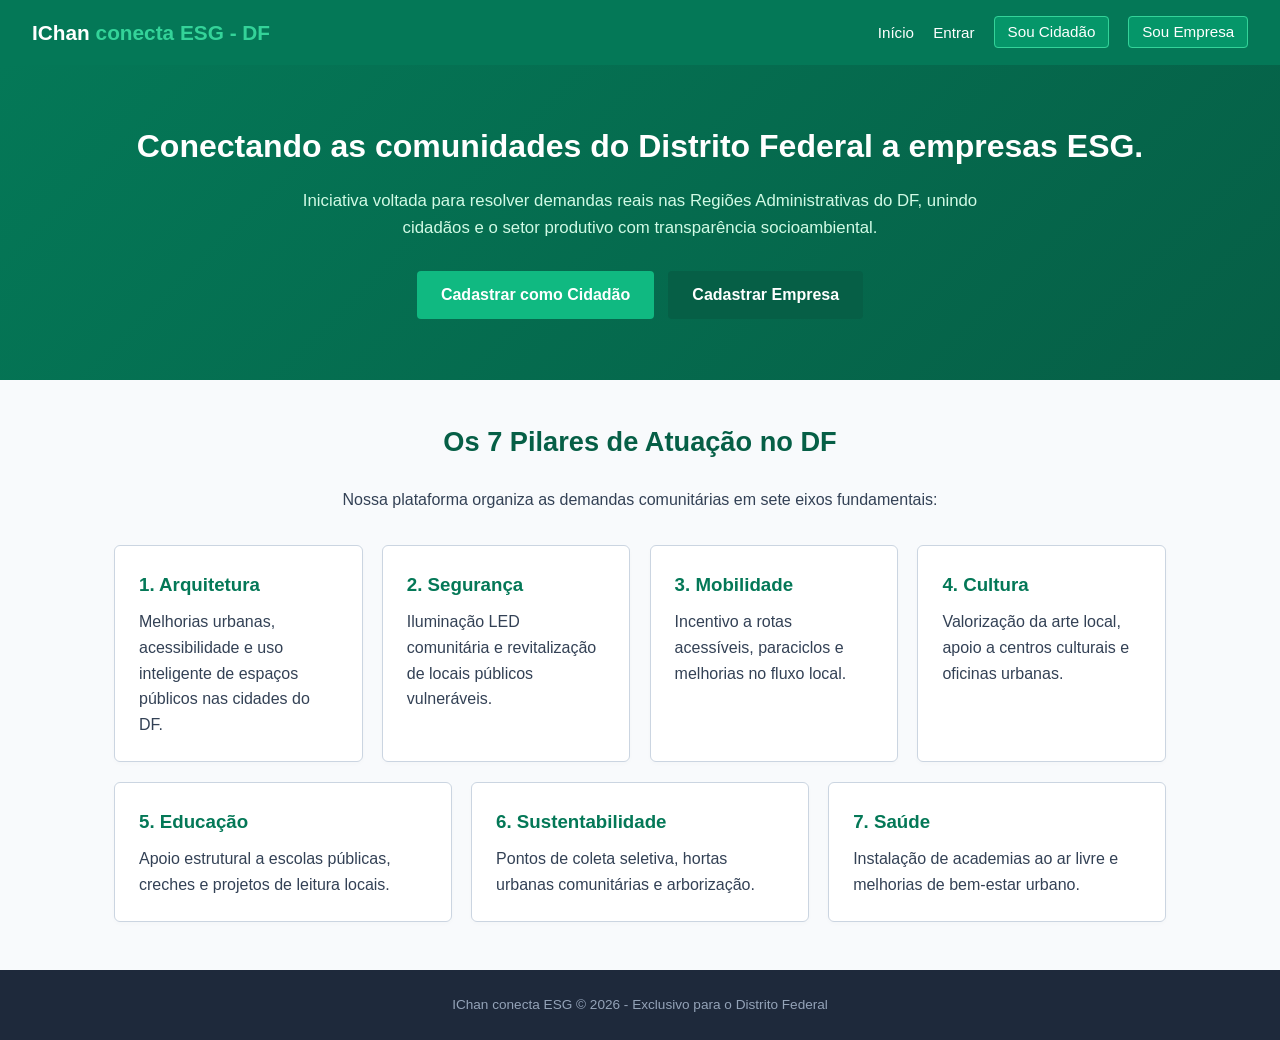
<file: index.html>
<!DOCTYPE html>
<html lang="pt-BR">
<head>
    <meta charset="UTF-8">
    <meta name="viewport" content="width=device-width, initial-scale=1.0">
    <title>IChan conecta ESG - Distrito Federal</title>
    <!-- Vincula o arquivo de estilos CSS externo -->
    <link rel="stylesheet" href="css/style.css">
</head>
<body>

    <!-- CABEÇALHO DA PÁGINA: Contém a logo e os links de navegação rápida -->
    <header>
        <a href="index.html" class="logo">IChan <span>conecta ESG - DF</span></a>
        <nav>
            <ul>
                <li><a href="index.html">Início</a></li>
                <li><a href="login.html">Entrar</a></li>
                <li><a href="cadastro-usuario.html" class="btn-nav">Sou Cidadão</a></li>
                <li><a href="cadastro-empresa.html" class="btn-nav">Sou Empresa</a></li>
            </ul>
        </nav>
    </header>

    <!-- SEÇÃO HERO: Apresentação principal do projeto voltada para o DF -->
    <section class="hero">
        <h1>Conectando as comunidades do Distrito Federal a empresas ESG.</h1>
        <p>Iniciativa voltada para resolver demandas reais nas Regiões Administrativas do DF, unindo cidadãos e o setor produtivo com transparência socioambiental.</p>
        <div>
            <a href="cadastro-usuario.html" class="btn-primary" style="display:inline-block; width:auto; margin:0.3rem;">Cadastrar como Cidadão</a>
            <a href="cadastro-empresa.html" class="btn-primary" style="display:inline-block; width:auto; margin:0.3rem; background-color: #065f46;">Cadastrar Empresa</a>
        </div>
    </section>

    <!-- CONTEÚDO PRINCIPAL: Apresentação dos 7 Pilares ESG -->
    <main class="container">
        <h2 class="titulo-secao">Os 7 Pilares de Atuação no DF</h2>
        <p style="text-align: center; margin-bottom: 2rem;">Nossa plataforma organiza as demandas comunitárias em sete eixos fundamentais:</p>

        <!-- Grade com os 4 primeiros pilares -->
        <div class="grid-4">
            <div class="card">
                <h3>1. Arquitetura</h3>
                <p>Melhorias urbanas, acessibilidade e uso inteligente de espaços públicos nas cidades do DF.</p>
            </div>
            <div class="card">
                <h3>2. Segurança</h3>
                <p>Iluminação LED comunitária e revitalização de locais públicos vulneráveis.</p>
            </div>
            <div class="card">
                <h3>3. Mobilidade</h3>
                <p>Incentivo a rotas acessíveis, paraciclos e melhorias no fluxo local.</p>
            </div>
            <div class="card">
                <h3>4. Cultura</h3>
                <p>Valorização da arte local, apoio a centros culturais e oficinas urbanas.</p>
            </div>
        </div>

        <!-- Grade com os 3 pilares restantes -->
        <div class="grid-3" style="margin-top: 1.2rem;">
            <div class="card">
                <h3>5. Educação</h3>
                <p>Apoio estrutural a escolas públicas, creches e projetos de leitura locais.</p>
            </div>
            <div class="card">
                <h3>6. Sustentabilidade</h3>
                <p>Pontos de coleta seletiva, hortas urbanas comunitárias e arborização.</p>
            </div>
            <div class="card">
                <h3>7. Saúde</h3>
                <p>Instalação de academias ao ar livre e melhorias de bem-estar urbano.</p>
            </div>
        </div>
    </main>

    <!-- RODAPÉ DA PÁGINA -->
    <footer>
        <p>IChan conecta ESG &copy; 2026 - Exclusivo para o Distrito Federal</p>
    </footer>

</body>
</html>
</file>
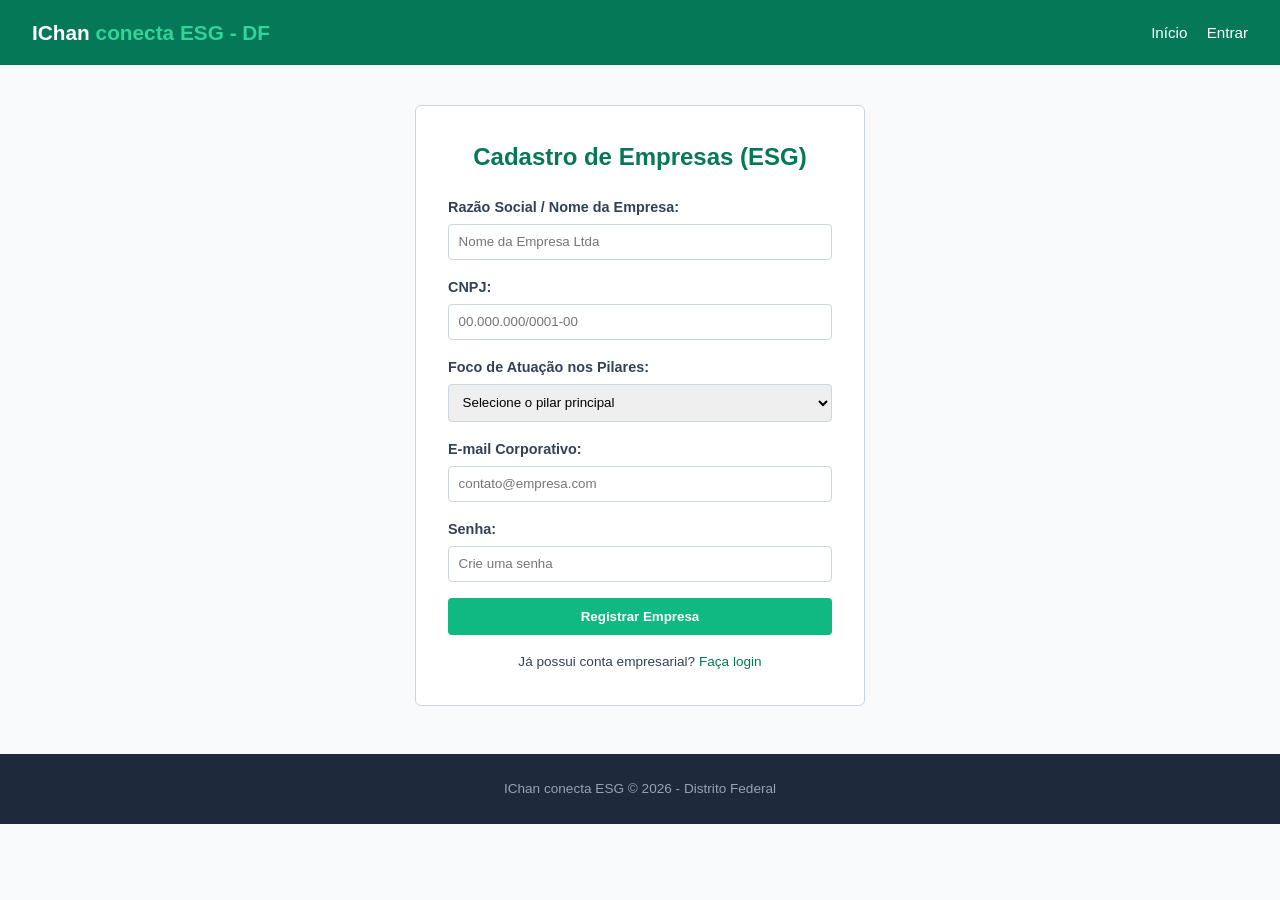
<file: cadastro-empresa.html>
<!DOCTYPE html>
<html lang="pt-BR">
<head>
    <meta charset="UTF-8">
    <meta name="viewport" content="width=device-width, initial-scale=1.0">
    <title>IChan conecta ESG - Cadastro de Empresas</title>
    <link rel="stylesheet" href="css/style.css">
</head>
<body>

    <!-- CABEÇALHO -->
    <header>
        <a href="index.html" class="logo">IChan <span>conecta ESG - DF</span></a>
        <nav>
            <ul>
                <li><a href="index.html">Início</a></li>
                <li><a href="login.html">Entrar</a></li>
            </ul>
        </nav>
    </header>

    <!-- FORMULÁRIO DE CADASTRO DE EMPRESAS -->
    <main class="container">
        <div class="form-box">
            <h2 style="text-align: center; color: #047857; margin-bottom: 1.2rem;">Cadastro de Empresas (ESG)</h2>
            
            <form action="login.html" method="GET">
                
                <!-- Razão Social -->
                <div class="form-group">
                    <label for="empresa">Razão Social / Nome da Empresa:</label>
                    <input type="text" id="empresa" placeholder="Nome da Empresa Ltda" required>
                </div>

                <!-- CNPJ -->
                <div class="form-group">
                    <label for="cnpj">CNPJ:</label>
                    <input type="text" id="cnpj" placeholder="00.000.000/0001-00" required>
                </div>

                <!-- Seleção de Foco de Atuação nos 7 Pilares ESG -->
                <div class="form-group">
                    <label for="atuacao">Foco de Atuação nos Pilares:</label>
                    <select id="atuacao" required>
                        <option value="">Selecione o pilar principal</option>
                        <option value="arquitetura">Arquitetura</option>
                        <option value="seguranca">Segurança</option>
                        <option value="mobilidade">Mobilidade</option>
                        <option value="cultura">Cultura</option>
                        <option value="educacao">Educação</option>
                        <option value="sustentabilidade">Sustentabilidade</option>
                        <option value="saude">Saúde</option>
                    </select>
                </div>

                <!-- E-mail Corporativo -->
                <div class="form-group">
                    <label for="email">E-mail Corporativo:</label>
                    <input type="email" id="email" placeholder="contato@empresa.com" required>
                </div>

                <!-- Senha -->
                <div class="form-group">
                    <label for="senha">Senha:</label>
                    <input type="password" id="senha" placeholder="Crie uma senha" required>
                </div>

                <!-- Botão de Registro -->
                <button type="submit" class="btn-primary">Registrar Empresa</button>
            </form>

            <!-- Link para voltar ao Login -->
            <div class="links-auxiliares">
                <p>Já possui conta empresarial? <a href="login.html">Faça login</a></p>
            </div>
        </div>
    </main>

    <!-- RODAPÉ -->
    <footer>
        <p>IChan conecta ESG &copy; 2026 - Distrito Federal</p>
    </footer>

</body>
</html>
</file>
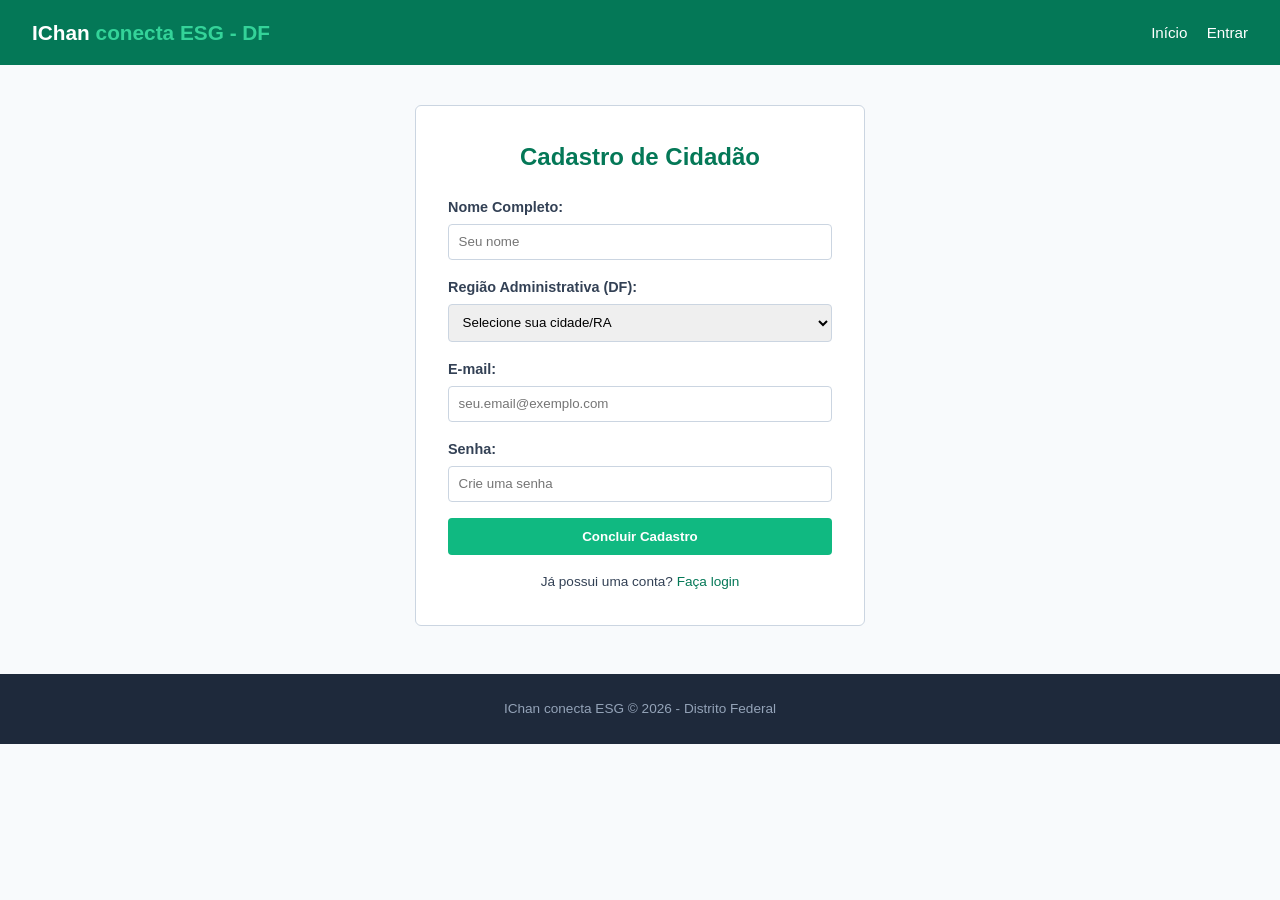
<file: cadastro-usuario.html>
<!DOCTYPE html>
<html lang="pt-BR">
<head>
    <meta charset="UTF-8">
    <meta name="viewport" content="width=device-width, initial-scale=1.0">
    <title>IChan conecta ESG - Cadastro de Cidadão</title>
    <link rel="stylesheet" href="css/style.css">
</head>
<body>

    <!-- CABEÇALHO -->
    <header>
        <a href="index.html" class="logo">IChan <span>conecta ESG - DF</span></a>
        <nav>
            <ul>
                <li><a href="index.html">Início</a></li>
                <li><a href="login.html">Entrar</a></li>
            </ul>
        </nav>
    </header>

    <!-- FORMULÁRIO DE CADASTRO DO CIDADÃO -->
    <main class="container">
        <div class="form-box">
            <h2 style="text-align: center; color: #047857; margin-bottom: 1.2rem;">Cadastro de Cidadão</h2>
            
            <form action="login.html" method="GET">
                
                <!-- Nome Completo -->
                <div class="form-group">
                    <label for="nome">Nome Completo:</label>
                    <input type="text" id="nome" placeholder="Seu nome" required>
                </div>

                <!-- Seleção exclusiva das Regiões Administrativas do Distrito Federal -->
                <div class="form-group">
                    <label for="regiao">Região Administrativa (DF):</label>
                    <select id="regiao" required>
                        <option value="">Selecione sua cidade/RA</option>
                        <option value="plano-piloto">Plano Piloto (Asa Sul/Norte)</option>
                        <option value="taguatinga">Taguatinga</option>
                        <option value="ceilandia">Ceilândia</option>
                        <option value="samambaia">Samambaia</option>
                        <option value="aguas-claras">Águas Claras</option>
                        <option value="sobradinho">Sobradinho</option>
                        <option value="planaltina">Planaltina</option>
                        <option value="gama">Gama</option>
                        <option value="outra">Outra Região do DF</option>
                    </select>
                </div>

                <!-- E-mail -->
                <div class="form-group">
                    <label for="email">E-mail:</label>
                    <input type="email" id="email" placeholder="seu.email@exemplo.com" required>
                </div>

                <!-- Senha -->
                <div class="form-group">
                    <label for="senha">Senha:</label>
                    <input type="password" id="senha" placeholder="Crie uma senha" required>
                </div>

                <!-- Botão de Conclusão -->
                <button type="submit" class="btn-primary">Concluir Cadastro</button>
            </form>

            <!-- Link para voltar ao Login -->
            <div class="links-auxiliares">
                <p>Já possui uma conta? <a href="login.html">Faça login</a></p>
            </div>
        </div>
    </main>

    <!-- RODAPÉ -->
    <footer>
        <p>IChan conecta ESG &copy; 2026 - Distrito Federal</p>
    </footer>

</body>
</html>
</file>
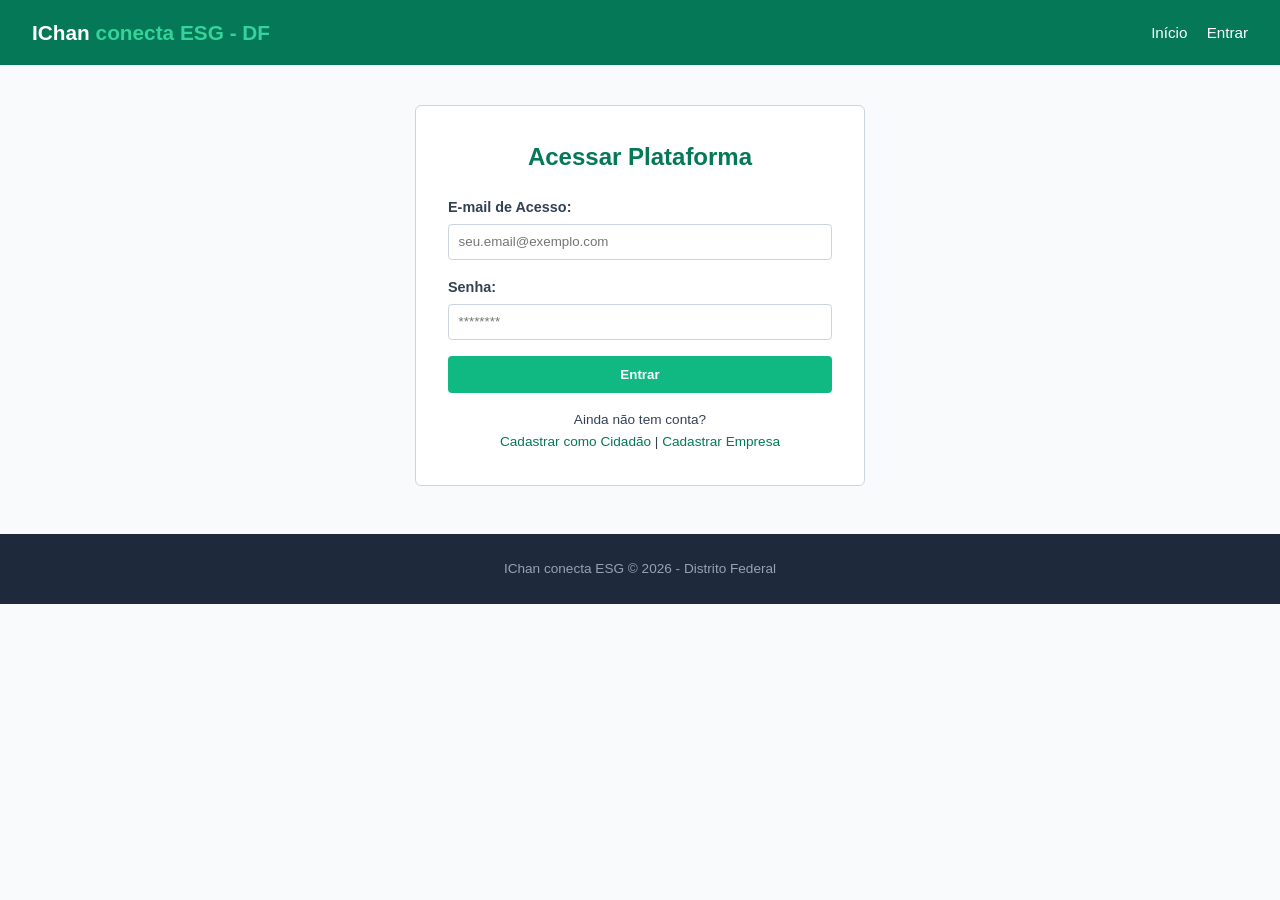
<file: login.html>
<!DOCTYPE html>
<html lang="pt-BR">
<head>
    <meta charset="UTF-8">
    <meta name="viewport" content="width=device-width, initial-scale=1.0">
    <title>IChan conecta ESG - Login</title>
    <link rel="stylesheet" href="css/style.css">
</head>
<body>

    <!-- CABEÇALHO -->
    <header>
        <a href="index.html" class="logo">IChan <span>conecta ESG - DF</span></a>
        <nav>
            <ul>
                <li><a href="index.html">Início</a></li>
                <li><a href="login.html">Entrar</a></li>
            </ul>
        </nav>
    </header>

    <!-- CONTEÚDO: Caixa centralizada de login e senha -->
    <main class="container">
        <div class="form-box">
            <h2 style="text-align: center; color: #047857; margin-bottom: 1.2rem;">Acessar Plataforma</h2>
            
            <!-- Formulário HTML puro que redireciona para a home ao enviar -->
            <form action="index.html" method="GET">
                
                <!-- Campo de E-mail -->
                <div class="form-group">
                    <label for="email">E-mail de Acesso:</label>
                    <input type="email" id="email" placeholder="seu.email@exemplo.com" required>
                </div>

                <!-- Campo de Senha -->
                <div class="form-group">
                    <label for="senha">Senha:</label>
                    <input type="password" id="senha" placeholder="********" required>
                </div>

                <!-- Botão de Submissão -->
                <button type="submit" class="btn-primary">Entrar</button>
            </form>

            <!-- Links para páginas de cadastro caso o usuário não tenha conta -->
            <div class="links-auxiliares">
                <p>Ainda não tem conta? <br>
                   <a href="cadastro-usuario.html">Cadastrar como Cidadão</a> | 
                   <a href="cadastro-empresa.html">Cadastrar Empresa</a>
                </p>
            </div>
        </div>
    </main>

    <!-- RODAPÉ -->
    <footer>
        <p>IChan conecta ESG &copy; 2026 - Distrito Federal</p>
    </footer>

</body>
</html>
</file>
<file: css/style.css>
/* ============================================================
   PROJETO: IChan conecta ESG - Distrito Federal
   ARQUIVO: style.css (Estilos Globais do Sistema)
   ============================================================ */

/* 1. RESET E CONFIGURAÇÕES GERAIS */
/* Remove margens padrão e define a fonte padrão do site */
* {
    margin: 0;
    padding: 0;
    box-sizing: border-box;
    font-family: 'Segoe UI', Tahoma, Geneva, Verdana, sans-serif;
}

/* Define a cor de fundo geral da página e a cor padrão do texto */
body {
    background-color: #f8fafc;
    color: #334155;
    line-height: 1.6;
}

/* 2. CABEÇALHO E MENU DE NAVEGAÇÃO */
/* Barra superior fixa com fundo verde sustentável */
header {
    background-color: #047857;
    color: white;
    padding: 1rem 2rem;
    display: flex;
    justify-content: space-between;
    align-items: center;
    position: sticky;
    top: 0;
    z-index: 1000;
}

/* Estilo do logotipo do site */
.logo {
    font-size: 1.3rem;
    font-weight: bold;
    color: #ffffff;
    text-decoration: none;
}

.logo span {
    color: #34d399; /* Detalhe em verde claro */
}

/* Lista de links do menu */
nav ul {
    display: flex;
    list-style: none;
    gap: 1.2rem;
    align-items: center;
    flex-wrap: wrap;
}

/* Links de navegação */
nav a {
    color: white;
    text-decoration: none;
    font-size: 0.95rem;
    font-weight: 500;
}

nav a:hover {
    color: #a7f3d0;
}

/* Botão em destaque dentro do menu */
.btn-nav {
    background-color: #059669;
    padding: 0.4rem 0.8rem;
    border-radius: 4px;
    border: 1px solid #34d399;
}

/* 3. SEÇÃO DE DESTAQUE (HERO SECTION) */
/* Bloco principal de impacto na página inicial */
.hero {
    background: linear-gradient(135deg, #047857 0%, #065f46 100%);
    color: white;
    text-align: center;
    padding: 3.5rem 1.5rem;
}

.hero h1 {
    font-size: 2rem;
    margin-bottom: 1rem;
}

.hero p {
    font-size: 1.05rem;
    max-width: 700px;
    margin: 0 auto 1.5rem auto;
    color: #d1fae5;
}

/* 4. LAYOUT E CONTAINERS */
/* Centraliza o conteúdo principal da página */
.container {
    max-width: 1100px;
    margin: 2.5rem auto;
    padding: 0 1.5rem;
}

/* Títulos das seções */
.titulo-secao {
    text-align: center;
    font-size: 1.7rem;
    color: #065f46;
    margin-bottom: 1.5rem;
}

/* Sistemas de Grade (Grid) responsivos */
.grid-3, .grid-4 {
    display: grid;
    gap: 1.2rem;
}

.grid-3 {
    grid-template-columns: repeat(auto-fit, minmax(280px, 1fr));
}

.grid-4 {
    grid-template-columns: repeat(auto-fit, minmax(220px, 1fr));
}

/* Estilo dos Cards (Blocos de conteúdo) */
.card {
    background: white;
    padding: 1.5rem;
    border-radius: 6px;
    border: 1px solid #cbd5e1;
    box-shadow: 0 2px 4px rgba(0,0,0,0.02);
}

.card h3 {
    color: #047857;
    margin-bottom: 0.6rem;
}

/* 5. FORMULÁRIOS DE CADASTRO E LOGIN */
/* Caixa centralizada para os formulários */
.form-box {
    background: white;
    max-width: 450px;
    margin: 1.5rem auto;
    padding: 2rem;
    border-radius: 6px;
    border: 1px solid #cbd5e1;
}

.form-group {
    margin-bottom: 1rem;
}

.form-group label {
    display: block;
    margin-bottom: 0.3rem;
    font-weight: bold;
    font-size: 0.9rem;
}

/* Campos de texto, senha e seletores (Select) */
.form-group input, .form-group select {
    width: 100%;
    padding: 0.6rem;
    border: 1px solid #cbd5e1;
    border-radius: 4px;
}

/* Botão principal de ação */
.btn-primary {
    background-color: #10b981;
    color: white;
    padding: 0.7rem 1.5rem;
    text-decoration: none;
    font-weight: bold;
    border-radius: 4px;
    display: inline-block;
    border: none;
    cursor: pointer;
    text-align: center;
    width: 100%;
}

.btn-primary:hover {
    background-color: #059669;
}

/* Links auxiliares abaixo dos formulários */
.links-auxiliares {
    text-align: center;
    margin-top: 1rem;
    font-size: 0.85rem;
}

.links-auxiliares a {
    color: #047857;
    text-decoration: none;
}

.links-auxiliares a:hover {
    text-decoration: underline;
}

/* 6. RODAPÉ */
footer {
    background-color: #1e293b;
    color: #94a3b8;
    text-align: center;
    padding: 1.5rem 1rem;
    margin-top: 3rem;
    font-size: 0.85rem;
}
</file>
